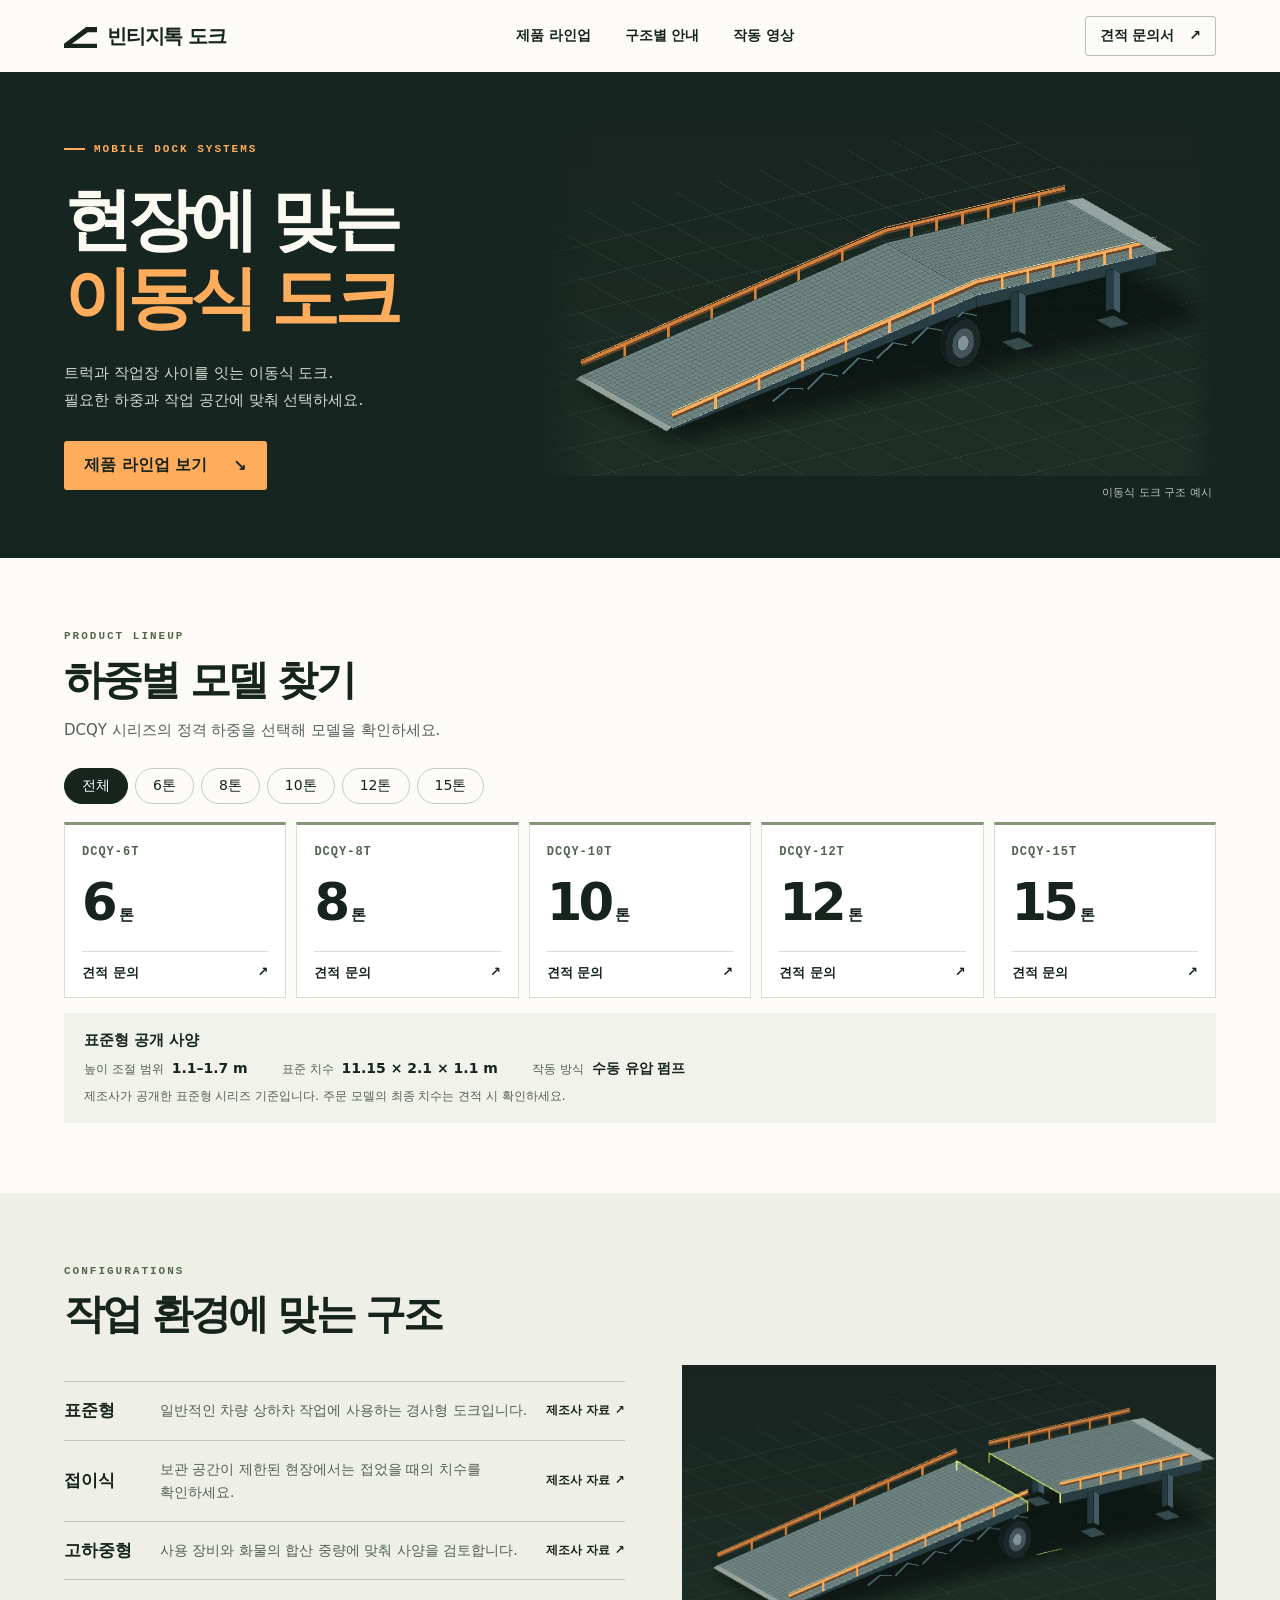
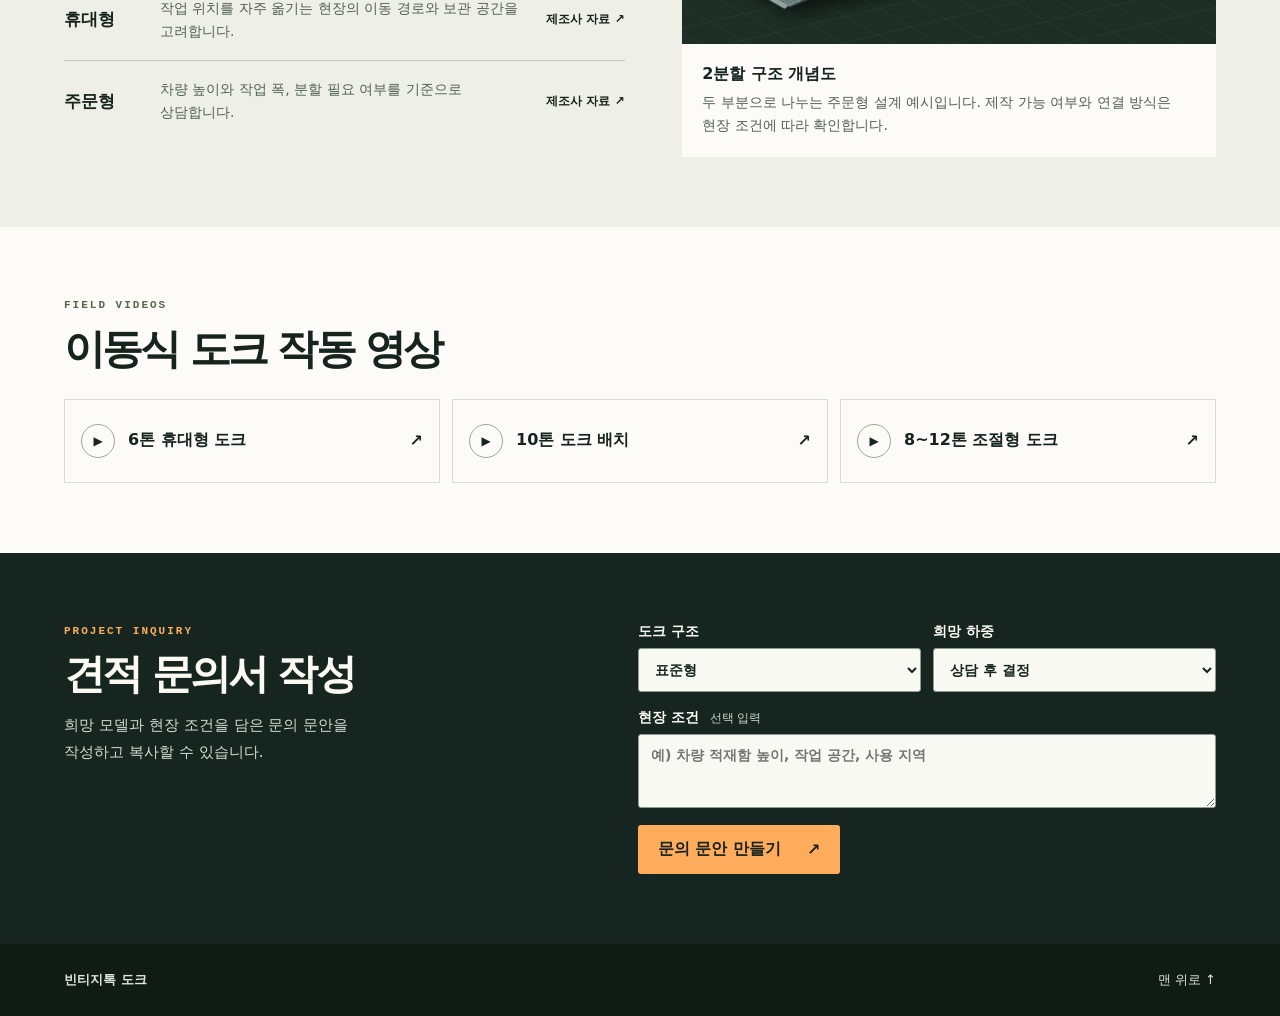
<file: dock/index.html>
<!doctype html>
<html lang="ko"><head><meta charset="utf-8"><meta name="viewport" content="width=device-width,initial-scale=1"><meta name="theme-color" content="#14231e"><title>빈티지톡 도크 | 이동식 도크 전문</title><meta name="description" content="6톤부터 15톤까지 이동식 도크의 모델과 구조를 비교하고 현장 조건에 맞춰 견적 문의서를 작성하세요."><link rel="stylesheet" href="./style.css"><script defer src="./site.js"></script></head>
<body><a class="skip" href="#main">본문으로 이동</a><header><div class="wrap bar"><a class="brand" href="#main"><i aria-hidden="true"></i>빈티지톡 도크</a><nav aria-label="주요 메뉴"><a href="#models">제품 라인업</a><a href="#types">구조별 안내</a><a href="#media">작동 영상</a></nav><a class="navcta" href="#quote">견적 문의서 <b>↗</b></a></div></header>
<main id="main"><section class="hero"><div class="wrap heroInner"><div class="intro"><p class="eyebrow"><i></i> MOBILE DOCK SYSTEMS</p><h1>현장에 맞는<br><em>이동식 도크</em></h1><p class="lead">트럭과 작업장 사이를 잇는 이동식 도크.<br>필요한 하중과 작업 공간에 맞춰 선택하세요.</p><a class="orange" href="#models">제품 라인업 보기 <b>↘</b></a></div><figure class="heroArt"><img src="./assets/dock-hero.webp" alt="바퀴와 측면 난간, 경사 주행면을 갖춘 이동식 도크의 구조 예시"><figcaption>이동식 도크 구조 예시</figcaption></figure></div></section>
<section class="wrap section" id="models"><p class="eyebrow dark">PRODUCT LINEUP</p><h2>하중별 모델 찾기</h2><p class="desc">DCQY 시리즈의 정격 하중을 선택해 모델을 확인하세요.</p><div id="filters" aria-label="정격 하중 필터" role="group"></div><div class="modelGrid" id="cards"></div><aside class="specs"><h3>표준형 공개 사양</h3><dl><div><dt>높이 조절 범위</dt><dd>1.1–1.7 m</dd></div><div><dt>표준 치수</dt><dd>11.15 × 2.1 × 1.1 m</dd></div><div><dt>작동 방식</dt><dd>수동 유압 펌프</dd></div></dl><p>제조사가 공개한 표준형 시리즈 기준입니다. 주문 모델의 최종 치수는 견적 시 확인하세요.</p></aside><p id="results" class="sr" role="status"></p></section>
<section class="types" id="types"><div class="wrap section"><p class="eyebrow dark">CONFIGURATIONS</p><h2>작업 환경에 맞는 구조</h2><div class="typeGrid"><div id="typeList"></div><figure class="split"><img src="./assets/dock-split.webp" alt="두 구간으로 나눠 배치한 이동식 도크의 개념도" loading="lazy"><figcaption><strong>2분할 구조 개념도</strong><p>두 부분으로 나누는 주문형 설계 예시입니다. 제작 가능 여부와 연결 방식은 현장 조건에 따라 확인합니다.</p></figcaption></figure></div></div></section>
<section class="wrap section" id="media"><p class="eyebrow dark">FIELD VIDEOS</p><h2>이동식 도크 작동 영상</h2><div id="videos"></div></section>
<section class="quote" id="quote"><div class="wrap section quoteInner"><div><p class="eyebrow">PROJECT INQUIRY</p><h2>견적 문의서 작성</h2><p class="lead">희망 모델과 현장 조건을 담은 문의 문안을<br>작성하고 복사할 수 있습니다.</p></div><form id="composer"><div class="fields"><label>도크 구조<select id="type"></select></label><label>희망 하중<select id="capacity"></select></label></div><label>현장 조건 <small>선택 입력</small><textarea id="note" rows="3" placeholder="예) 차량 적재함 높이, 작업 공간, 사용 지역"></textarea></label><button class="orange" type="submit">문의 문안 만들기 <b>↗</b></button><div id="output" hidden><label>작성한 문안<textarea id="message" rows="6"></textarea></label><button type="button" id="copy">문안 복사</button><span id="status" role="status"></span></div></form></div></section></main><footer><div class="wrap bar"><strong>빈티지톡 도크</strong><a href="#main">맨 위로 ↑</a></div></footer></body></html>
</file>
<file: dock/style.css>
:root{--ink:#16241d;--leaf:#21392d;--orange:#ffad5c;--paper:#fcfbf7;--line:#d9ddd3;font-family:"Malgun Gothic","Apple SD Gothic Neo",system-ui,sans-serif;color:var(--ink);background:var(--paper);word-break:keep-all}*{box-sizing:border-box}body,figure,h1,h2,h3,p{margin:0}a{color:inherit;text-decoration:none}button,select,textarea{font:inherit}button,select{cursor:pointer}button{color:inherit}button,a,select,textarea{outline-offset:4px}button:focus-visible,a:focus-visible,textarea:focus-visible,select:focus-visible{outline:3px solid #c65e00}button{border:0}html{scroll-behavior:smooth}.wrap{width:min(1280px,90%);margin:auto}.bar{display:flex;align-items:center;justify-content:space-between;gap:1rem;min-height:72px}.brand{display:flex;align-items:center;gap:10px;font-size:20px;font-weight:900;letter-spacing:-1.2px}.brand i{width:33px;height:24px;background:var(--ink);clip-path:polygon(0 82%,67% 12%,100% 12%,100% 34%,72% 34%,24% 82%,100% 82%,100% 100%,0 100%)}nav{display:flex;gap:34px}nav a,.navcta{font-size:14px;font-weight:750}.navcta{border:1px solid #b8bfb3;border-radius:3px;padding:10px 14px}b{margin-left:10px}.hero,.quote{background:#16251f;color:#fafaf3}.hero{overflow:hidden}.heroInner{display:grid;grid-template-columns:41% 59%;align-items:center;min-height:clamp(440px,38vw,565px)}.intro{padding:50px 0;position:relative;z-index:1}.eyebrow{font:700 11px/1.5 ui-monospace,Consolas,monospace;letter-spacing:2px;color:var(--orange);display:flex;gap:9px;align-items:center}.eyebrow i{width:21px;height:2px;background:currentColor}.eyebrow.dark{color:#53694e}h1{font-size:clamp(50px,5.3vw,83px);line-height:1.14;letter-spacing:-.075em;margin:24px 0}h1 em{color:var(--orange);font-style:normal}.lead{font-size:clamp(15px,1.2vw,18px);line-height:1.75;color:#d4dcd4}.orange{background:var(--orange);color:var(--ink);font-weight:800;padding:14px 20px;display:inline-flex;gap:16px;align-items:center;border-radius:3px}.intro .orange{margin-top:27px}.heroArt{position:relative}.heroArt img,.split img{width:100%;display:block}.heroArt img{mask-image:linear-gradient(90deg,transparent,#000 8%,#000 96%,transparent)}.heroArt figcaption{font-size:11px;color:#b9c5bd;text-align:right;margin:9px 4px}.section{padding:70px 0;scroll-margin-top:16px}h2{font-size:clamp(30px,3.2vw,48px);letter-spacing:-.07em;line-height:1.24;margin:10px 0 12px}.desc,.split p,.typeRow p{color:#526056;line-height:1.65}.desc{font-size:15px}#filters{display:flex;flex-wrap:wrap;gap:7px;margin:26px 0 18px}#filters button{background:transparent;border:1px solid #c5cbbf;border-radius:30px;padding:8px 17px;font-size:14px}#filters button[aria-pressed=true]{background:var(--ink);color:white;border-color:var(--ink)}.modelGrid{display:grid;grid-template-columns:repeat(5,1fr);gap:10px}.model{border:1px solid var(--line);border-top:3px solid #84947c;padding:20px 17px 15px;background:white;display:flex;flex-direction:column;align-items:flex-start}.code{font:600 12px ui-monospace,Consolas,monospace;letter-spacing:1px;color:#51644f}.ton{font-size:clamp(37px,4vw,58px);font-weight:800;letter-spacing:-.075em;line-height:1.3;margin:10px 0 15px}.ton small{font-size:15px;letter-spacing:0;margin-left:5px}.model button{display:flex;justify-content:space-between;width:100%;background:transparent;border-top:1px solid var(--line);padding:12px 0 0;font-size:13px;font-weight:700}.model button:hover,.typeRow a:hover,nav a:hover,footer a:hover{text-decoration:underline}.types{background:#eef0e7}.typeGrid{display:grid;grid-template-columns:1.05fr 1fr;gap:5%;align-items:center;margin-top:25px}.typeRow{border-top:1px solid #bec8b8;display:grid;grid-template-columns:84px 1fr auto;align-items:center;gap:12px;padding:17px 0}.typeRow h3{font-size:17px}.typeRow p,.split p{font-size:14px}.typeRow a{font-size:12px;font-weight:700}.split{background:var(--paper)}.split figcaption{padding:20px}.split strong{display:block;margin-bottom:6px}#videos{display:grid;grid-template-columns:repeat(3,1fr);gap:12px;margin-top:24px}.video{border:1px solid var(--line);display:flex;align-items:center;gap:13px;padding:24px 16px;font-weight:700}.video:hover{background:#eef0e7}.play{width:34px;height:34px;border:1px solid #9aa994;border-radius:50%;display:grid;place-items:center;font-size:12px;flex:none}.video b{margin-left:auto}.quoteInner{display:grid;grid-template-columns:1fr 1.2fr;gap:8%}.fields{display:grid;grid-template-columns:1fr 1fr;gap:12px}label{font-weight:700;font-size:14px;display:block}select,textarea{display:block;background:#f8f9f3;color:var(--ink);width:100%;border:1px solid #8f9c92;border-radius:3px;padding:12px;margin:7px 0 17px}textarea{resize:vertical}label small{font-weight:400;color:#ccd4c9;margin-left:6px}#output{margin-top:24px}#copy{padding:10px 14px;border-radius:3px}#status{font-size:13px;margin-left:8px}footer{background:#101b16;color:#dce4dc;font-size:13px}.skip,.sr{position:absolute;clip-path:inset(50%);width:1px;height:1px;overflow:hidden}.skip:focus{clip-path:none;width:auto;height:auto;z-index:20;background:white;padding:10px}
@media(max-width:940px){.modelGrid{grid-template-columns:repeat(3,1fr)}.typeGrid{gap:3%}.typeRow{grid-template-columns:1fr auto;gap:5px}.typeRow p{grid-row:2;grid-column:1/-1}.typeRow a{grid-column:2;grid-row:1}.video{font-size:14px;padding:16px 12px}}
@media(max-width:680px){.wrap{width:90%}.bar{min-height:60px}.brand{font-size:17px}.brand i{width:26px}nav{display:none}.navcta{font-size:12px;padding:8px 10px}.heroInner,.typeGrid,.quoteInner{grid-template-columns:1fr}.heroInner{min-height:auto}.intro{padding:40px 0 0}h1{font-size:clamp(48px,11vw,65px);margin:15px 0}.heroArt{margin:10px -3% 15px}.heroArt figcaption{margin-top:0}.section{padding:45px 0}.modelGrid{grid-template-columns:repeat(2,1fr)}.model{padding:15px 12px}.typeGrid{gap:20px}.quoteInner{gap:24px}#videos{grid-template-columns:1fr}.typeRow{padding:14px 0}.lead{font-size:15px}#filters{gap:6px}#filters button{padding:7px 12px}.video{padding:13px}.ton{font-size:42px}}
@media(prefers-reduced-motion:reduce){html{scroll-behavior:auto}}
.specs{background:#f0f2eb;padding:18px 20px;margin-top:15px}.specs h3{font-size:15px}.specs dl{display:flex;flex-wrap:wrap;gap:12px 34px;margin:10px 0}.specs dl div{display:flex;gap:8px;align-items:baseline}.specs dt,.specs p{font-size:12px;color:#526056}.specs dd{font-size:14px;font-weight:700;margin:0}
</file>
